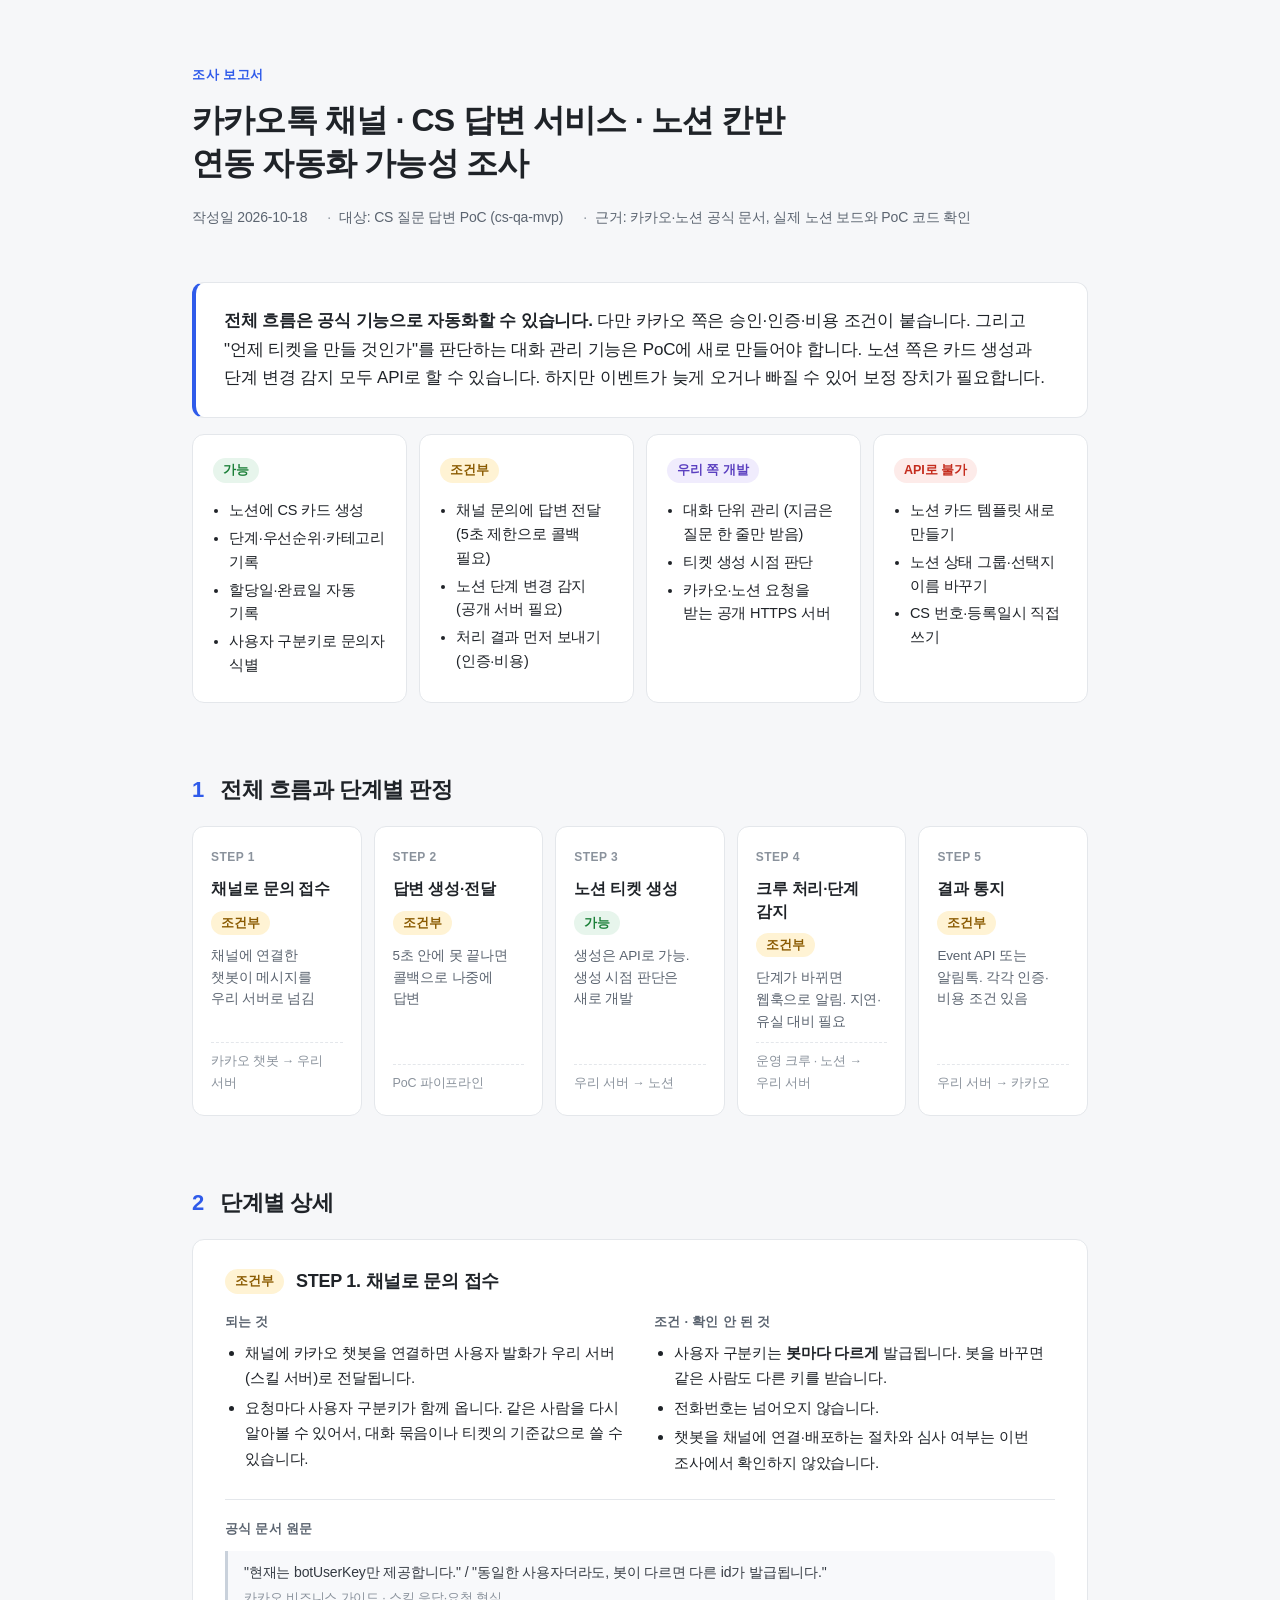
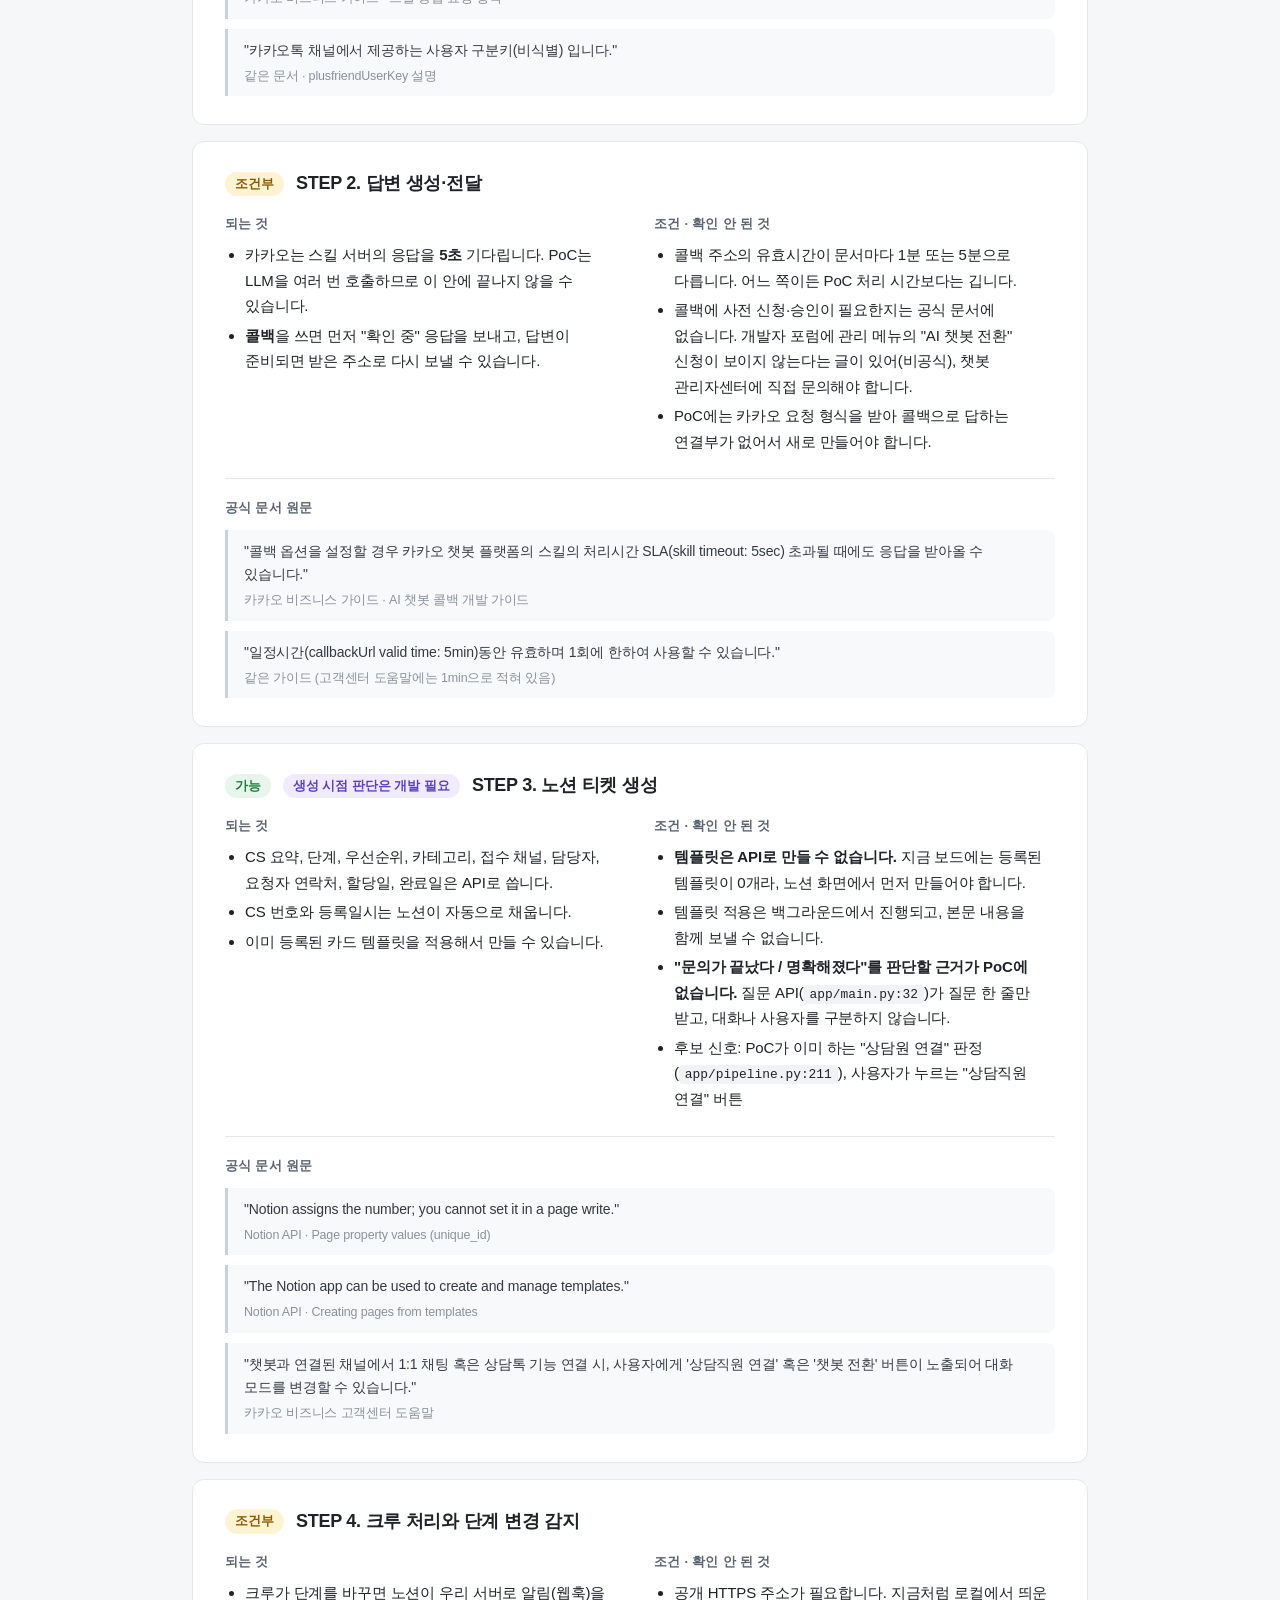
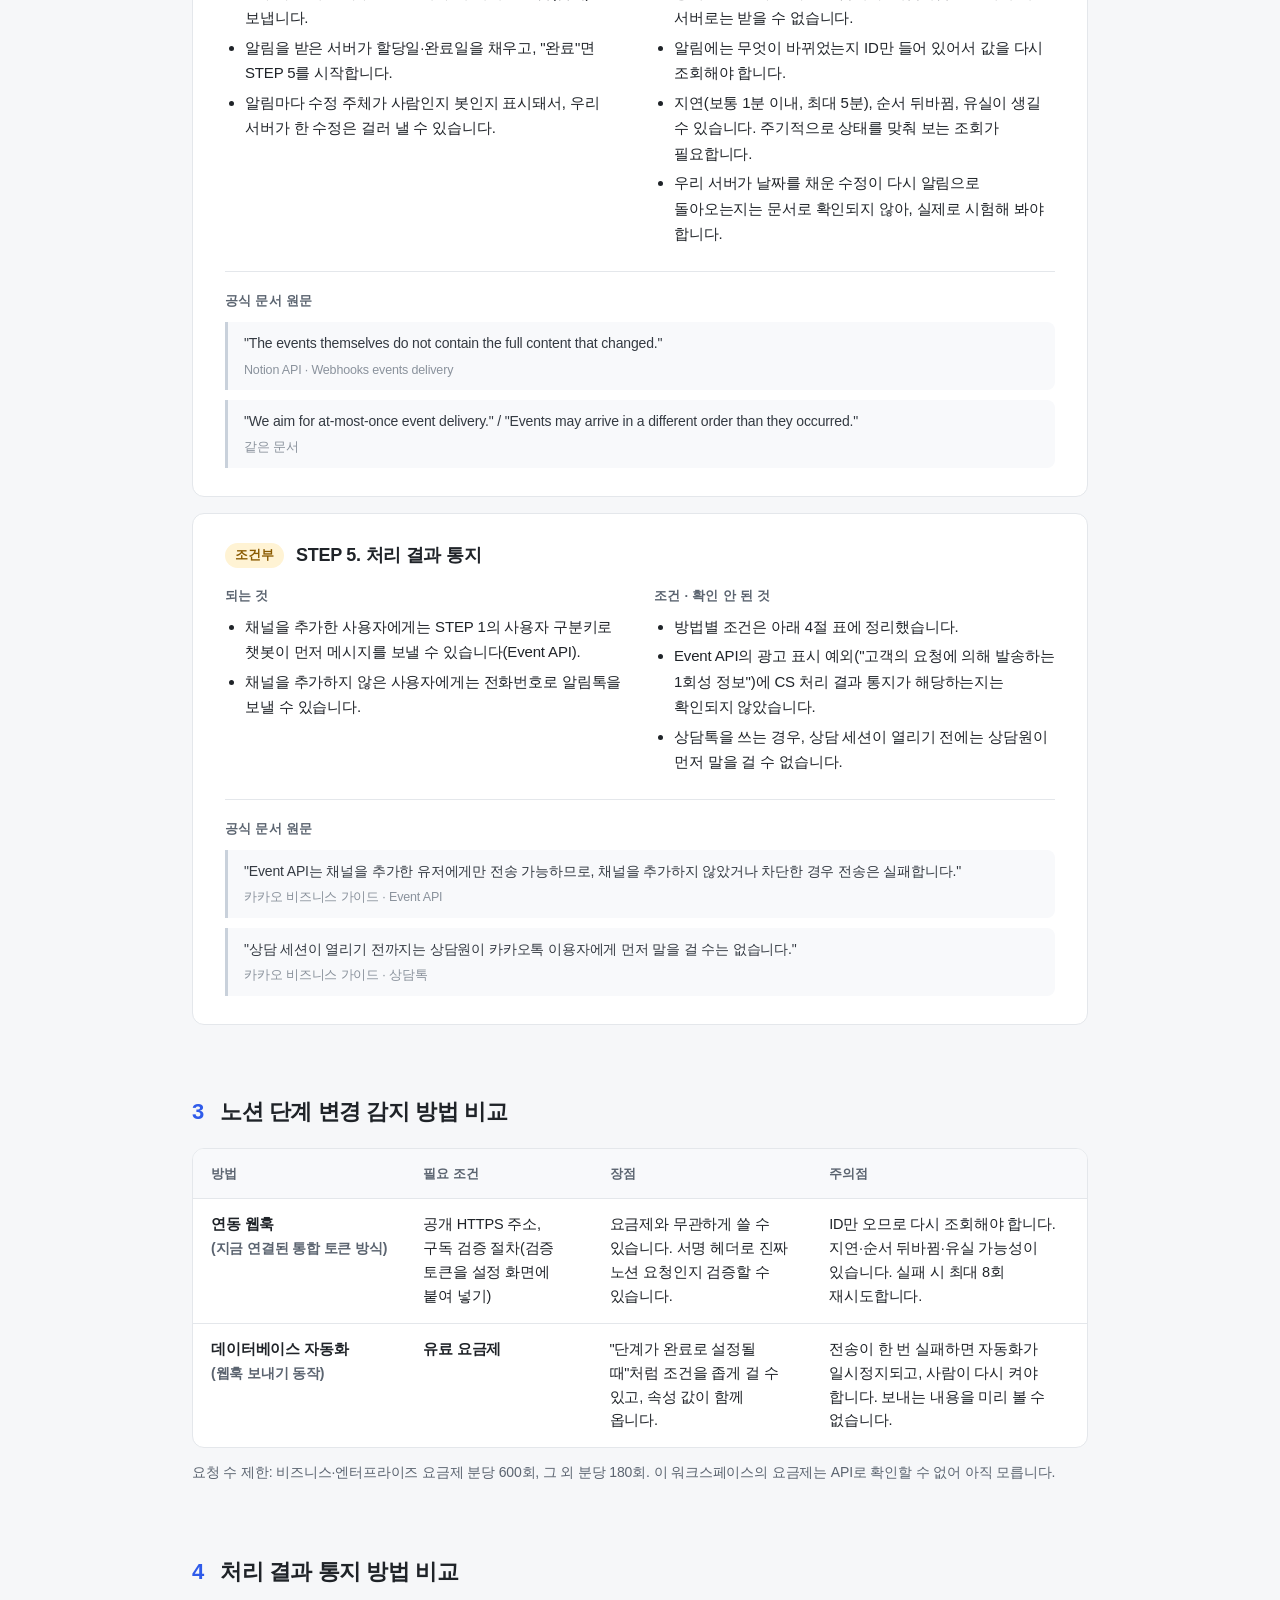
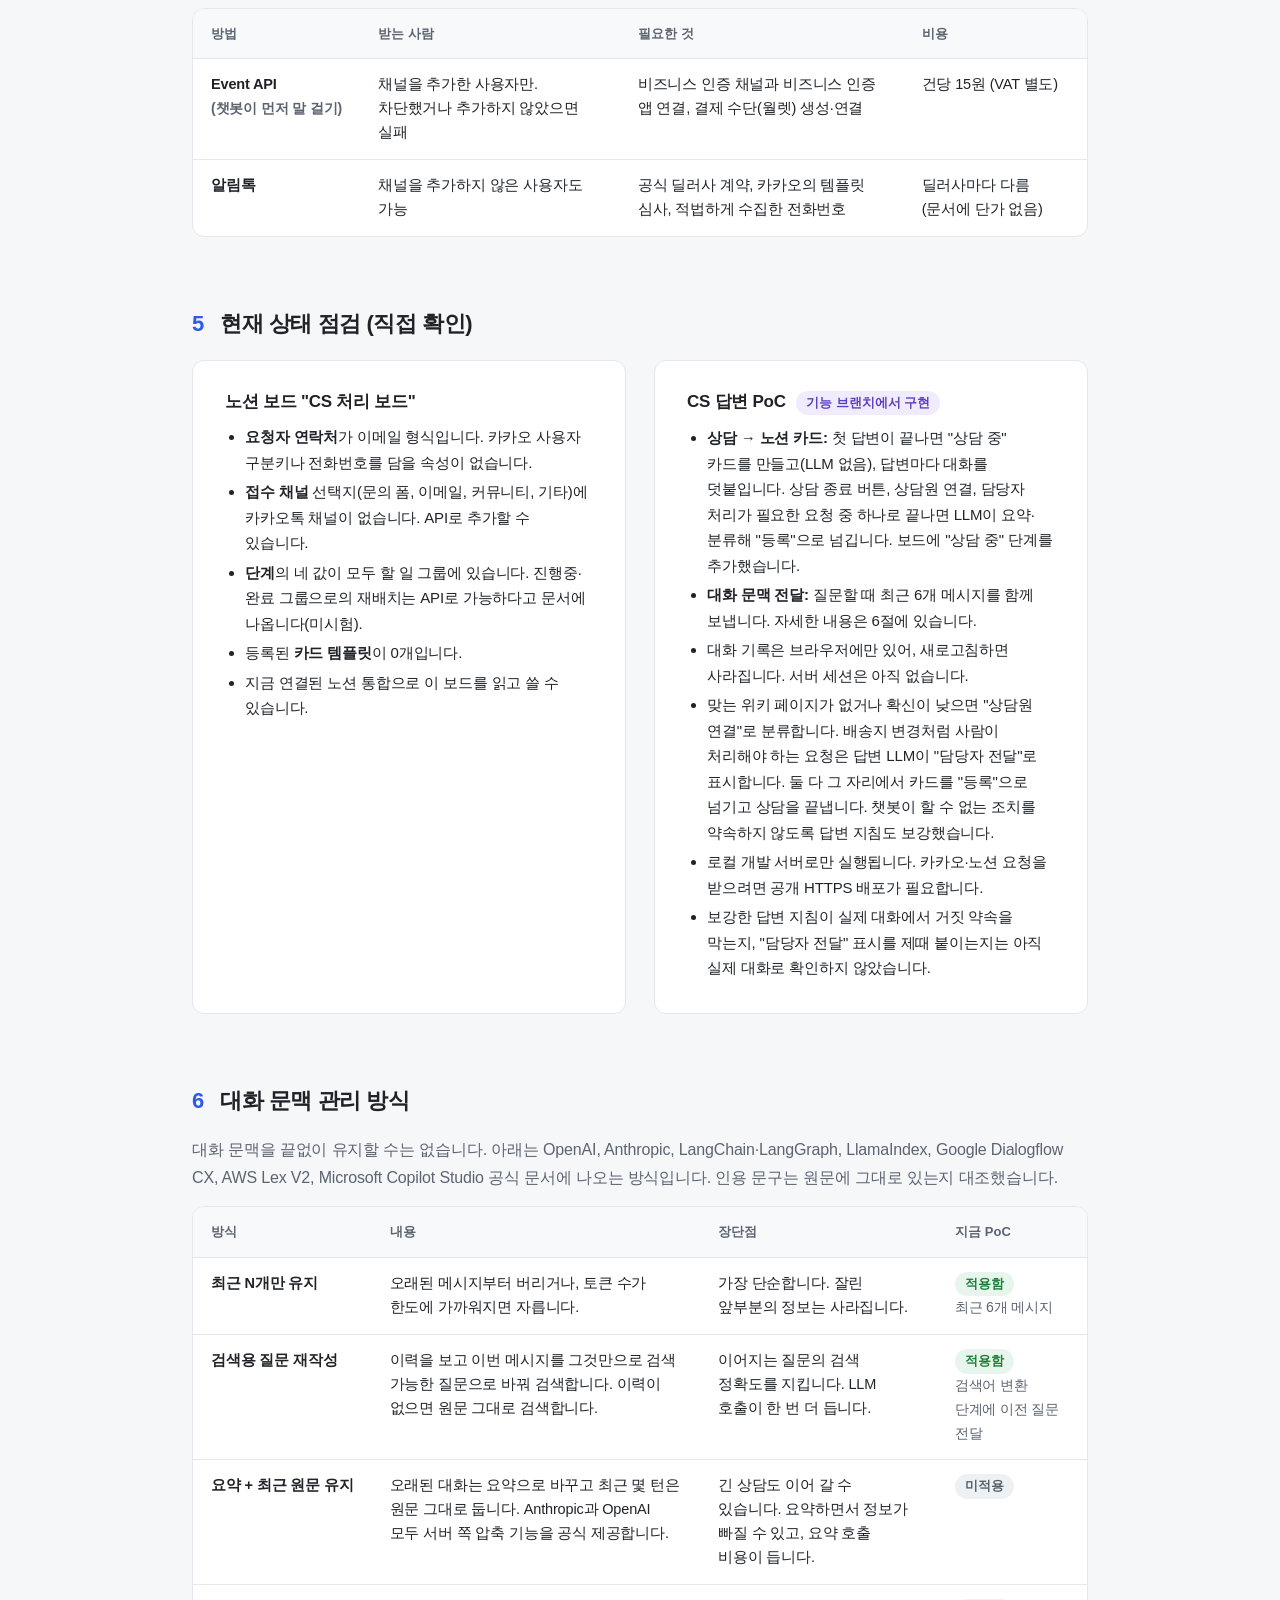
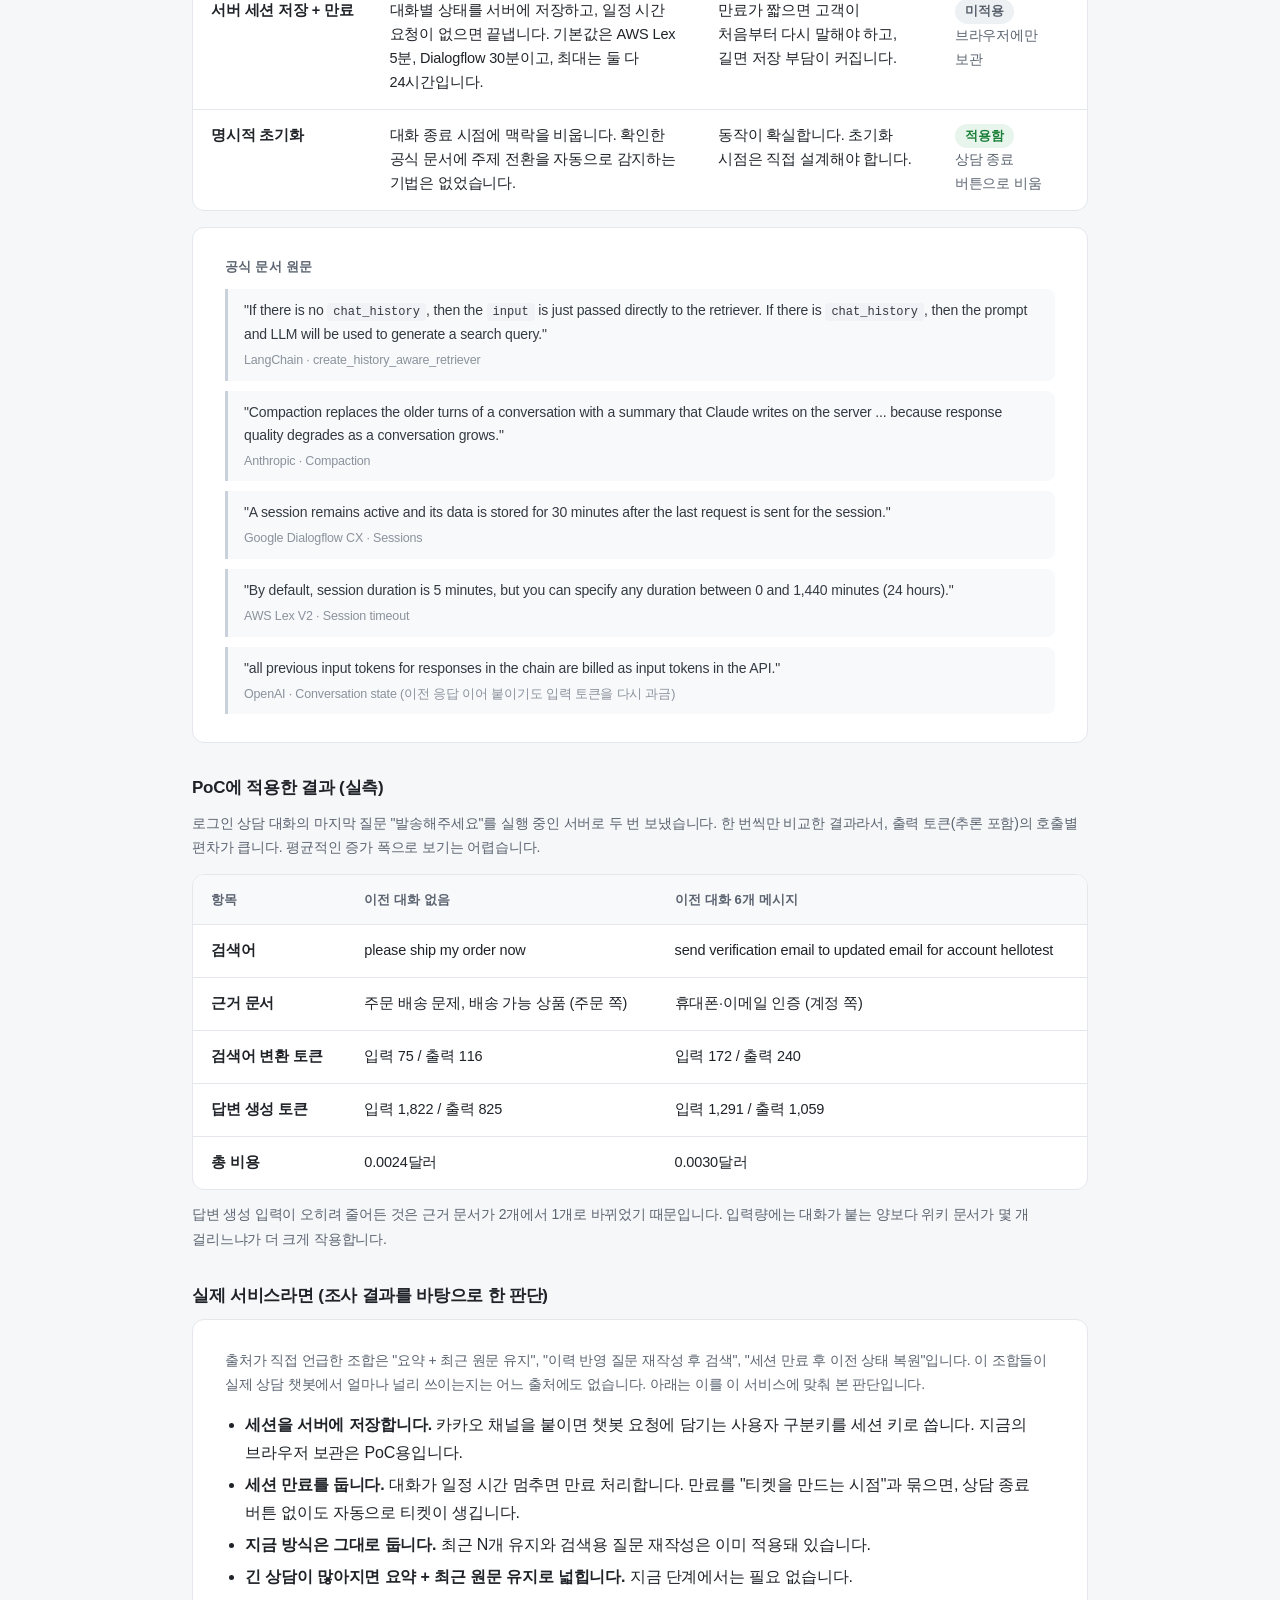
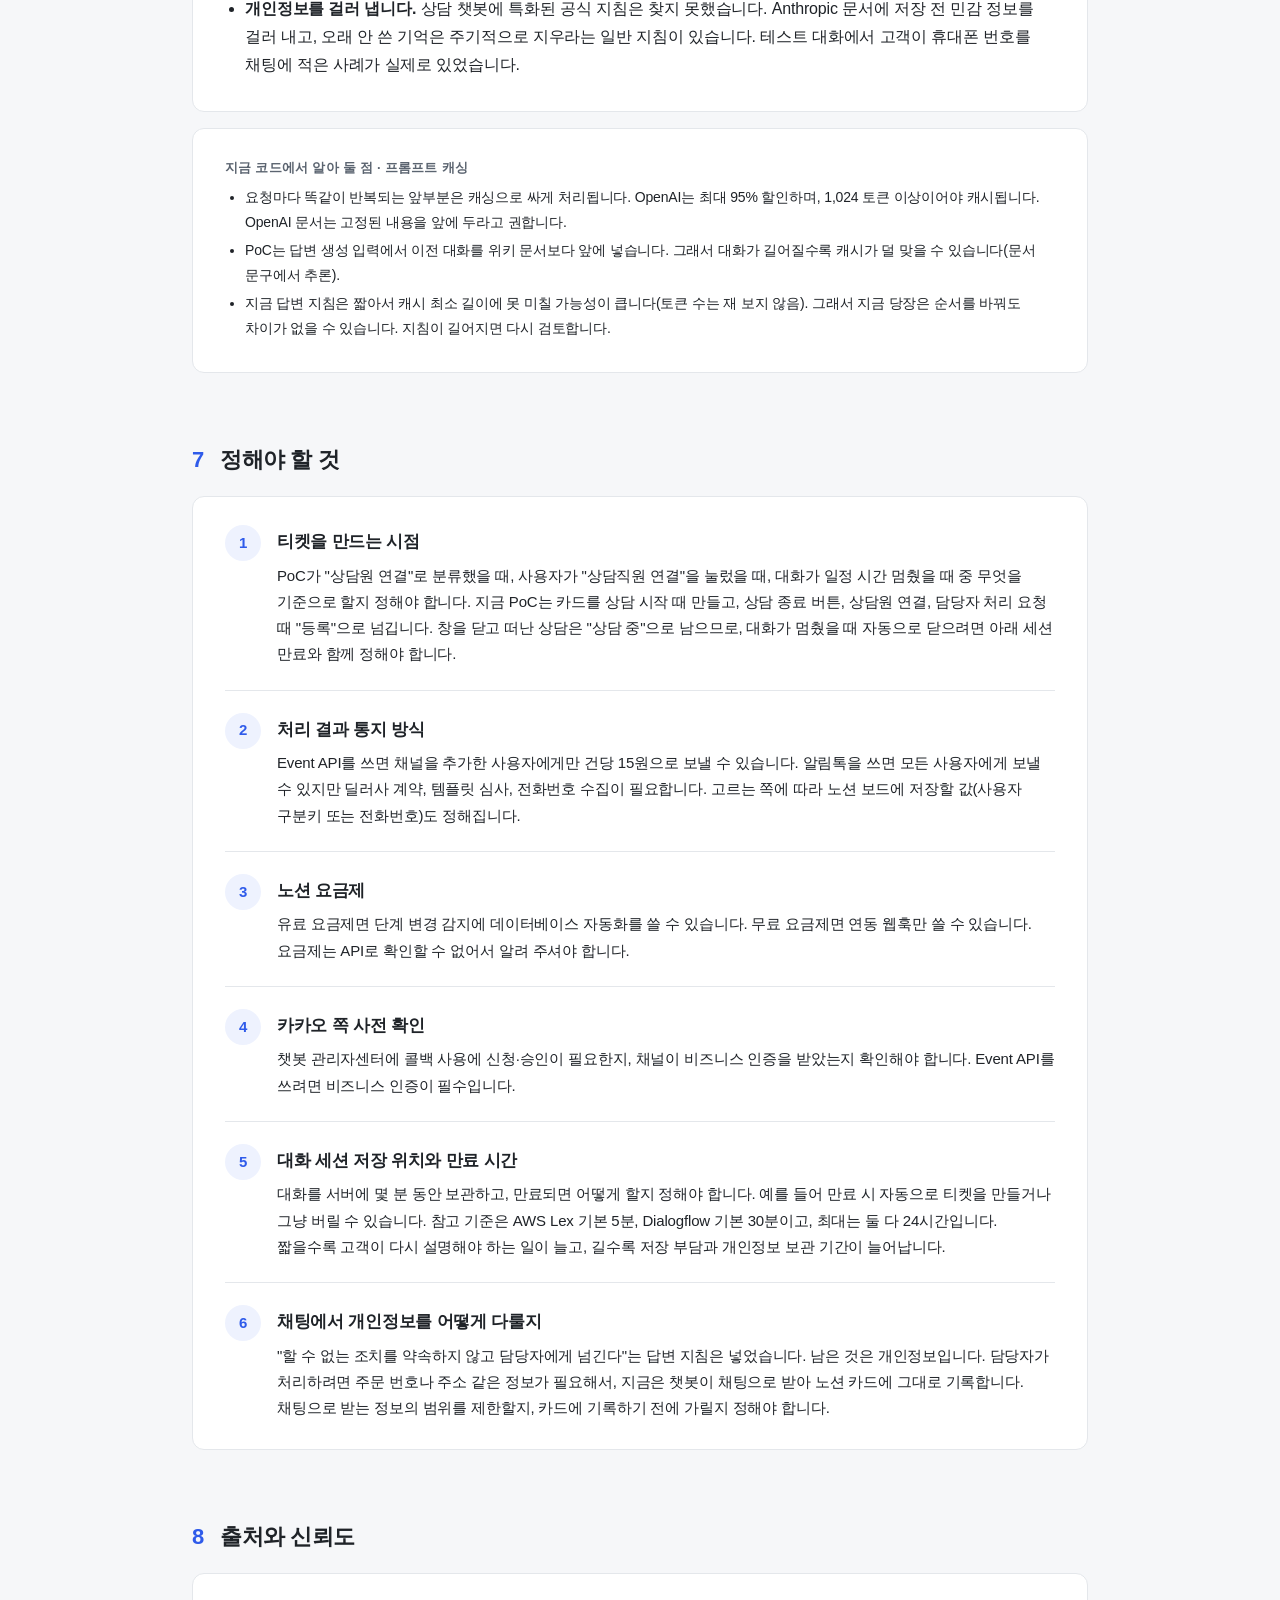
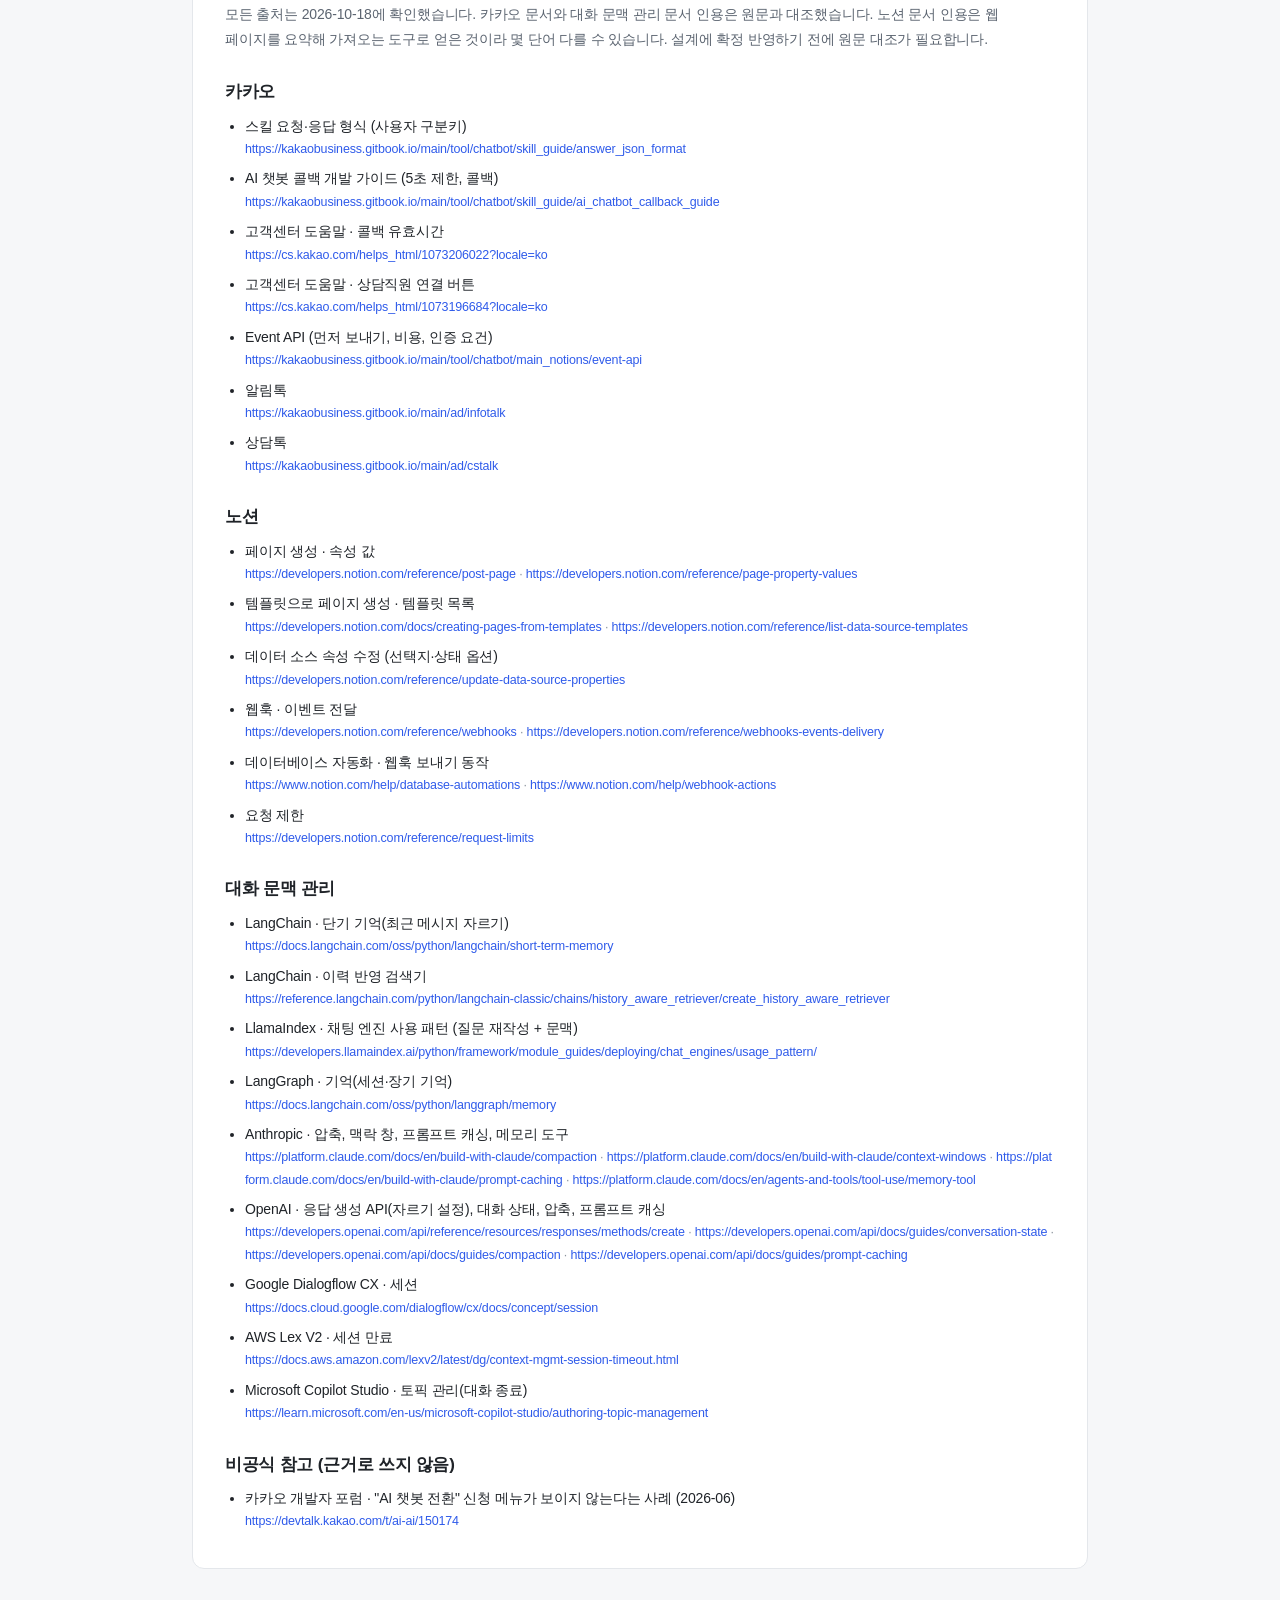
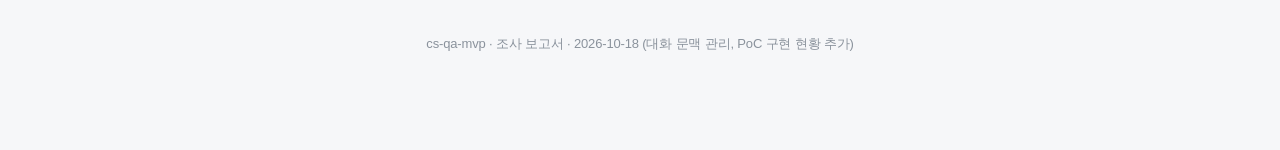
<file: docs/cs-automation-report.html>
<!doctype html>
<html lang="ko">
<head>
<meta charset="utf-8">
<meta name="viewport" content="width=device-width, initial-scale=1">
<title>카카오톡 채널 · CS 답변 서비스 · 노션 칸반 연동 조사 보고서</title>
<style>
  :root {
    --text: #1f2328;
    --muted: #5b6470;
    --faint: #8a929c;
    --line: #e4e7eb;
    --bg: #f6f7f9;
    --card: #ffffff;
    --accent: #2f5bea;
    --accent-soft: #eef2fe;
    --ok: #1a7f37;      --ok-bg: #e7f5ec;
    --cond: #8a5a00;    --cond-bg: #fff3d4;
    --no: #c42b1c;      --no-bg: #fdebe9;
    --dev: #5a3fc0;     --dev-bg: #f0ecfd;
    --unk: #57606a;     --unk-bg: #eef1f4;
    --radius: 12px;
  }
  * { box-sizing: border-box; }
  html { -webkit-text-size-adjust: 100%; }
  body {
    margin: 0;
    background: var(--bg);
    color: var(--text);
    font-family: "Pretendard", -apple-system, BlinkMacSystemFont, "Apple SD Gothic Neo", "Noto Sans KR", "Malgun Gothic", sans-serif;
    font-size: 16px;
    line-height: 1.75;
    letter-spacing: -0.01em;
    word-break: keep-all;
    overflow-wrap: break-word;
  }
  .page { max-width: 960px; margin: 0 auto; padding: 64px 32px 96px; }

  /* 머리말 */
  header { margin-bottom: 48px; }
  .eyebrow { font-size: 13px; font-weight: 600; letter-spacing: 0.04em; color: var(--accent); margin: 0 0 12px; }
  h1 { font-size: 32px; line-height: 1.35; letter-spacing: -0.025em; margin: 0 0 16px; }
  .meta { display: flex; flex-wrap: wrap; gap: 8px 20px; font-size: 14px; color: var(--muted); margin: 0; padding: 0; list-style: none; }
  .meta li::before { content: "·"; margin-right: 8px; color: var(--faint); }
  .meta li:first-child::before { content: none; }

  /* 제목 계층 */
  h2 { font-size: 22px; line-height: 1.4; letter-spacing: -0.02em; margin: 64px 0 20px; padding-top: 8px; }
  h2 .num { display: inline-block; min-width: 28px; color: var(--accent); }
  h3 { font-size: 17px; line-height: 1.5; letter-spacing: -0.015em; margin: 28px 0 10px; }
  h3:first-child { margin-top: 0; }
  p { margin: 0 0 14px; }
  p:last-child { margin-bottom: 0; }
  ul { margin: 0 0 14px; padding-left: 20px; }
  ul:last-child { margin-bottom: 0; }
  li { margin: 4px 0; }
  a { color: var(--accent); text-decoration: none; }
  a:hover { text-decoration: underline; }
  code { font-family: "SF Mono", Menlo, Consolas, monospace; font-size: 0.86em; background: #f0f2f5; padding: 2px 6px; border-radius: 4px; letter-spacing: 0; }
  .muted { color: var(--muted); }
  .small { font-size: 14px; }

  /* 카드 */
  .card { background: var(--card); border: 1px solid var(--line); border-radius: var(--radius); padding: 28px 32px; }
  .card + .card { margin-top: 16px; }
  .grid2 > .card + .card { margin-top: 0; }

  /* 결론 박스 */
  .conclusion { background: var(--card); border: 1px solid var(--line); border-left: 4px solid var(--accent); border-radius: var(--radius); padding: 24px 28px; font-size: 17px; line-height: 1.7; }
  .conclusion strong { color: var(--text); }

  /* 요약 4칸 */
  .summary { display: grid; grid-template-columns: repeat(4, 1fr); gap: 12px; margin-top: 16px; }
  .sum { background: var(--card); border: 1px solid var(--line); border-radius: var(--radius); padding: 20px; }
  .sum .badge { margin-bottom: 12px; }
  .sum ul { padding-left: 16px; font-size: 14.5px; line-height: 1.65; }

  /* 판정 배지 */
  .badge { display: inline-block; font-size: 12.5px; font-weight: 700; line-height: 1; padding: 6px 10px; border-radius: 999px; letter-spacing: 0; white-space: nowrap; }
  .ok { color: var(--ok); background: var(--ok-bg); }
  .cond { color: var(--cond); background: var(--cond-bg); }
  .no { color: var(--no); background: var(--no-bg); }
  .dev { color: var(--dev); background: var(--dev-bg); }
  .unk { color: var(--unk); background: var(--unk-bg); }

  /* 흐름도 */
  .flow { display: grid; grid-template-columns: repeat(5, 1fr); gap: 12px; counter-reset: step; }
  .step { position: relative; background: var(--card); border: 1px solid var(--line); border-radius: var(--radius); padding: 20px 18px; display: flex; flex-direction: column; gap: 10px; }
  .step .no-label { font-size: 12px; font-weight: 700; color: var(--faint); letter-spacing: 0.04em; }
  .step .title { font-size: 15.5px; font-weight: 700; line-height: 1.45; }
  .step .desc { font-size: 13.5px; line-height: 1.6; color: var(--muted); }
  .step .who { font-size: 12.5px; color: var(--faint); margin-top: auto; padding-top: 8px; border-top: 1px dashed var(--line); }

  /* 단계 상세 */
  .detail-head { display: flex; align-items: center; gap: 12px; flex-wrap: wrap; margin-bottom: 16px; }
  .detail-head h3 { margin: 0; font-size: 18px; }
  .grid2 { display: grid; grid-template-columns: 1fr 1fr; gap: 20px 28px; }
  .block-label { font-size: 13px; font-weight: 700; color: var(--muted); letter-spacing: 0.02em; margin: 0 0 6px; }
  .grid2 ul { font-size: 15px; line-height: 1.7; }

  /* 원문 인용 */
  .quotes { margin-top: 20px; padding-top: 18px; border-top: 1px solid var(--line); }
  blockquote { margin: 10px 0 0; padding: 10px 16px; background: #f8f9fb; border-left: 3px solid #c9d1db; border-radius: 0 8px 8px 0; font-size: 14px; line-height: 1.65; color: #343a42; }
  blockquote cite { display: block; margin-top: 4px; font-style: normal; font-size: 12.5px; color: var(--faint); }

  /* 표 */
  .table-wrap { overflow-x: auto; background: var(--card); border: 1px solid var(--line); border-radius: var(--radius); }
  table { width: 100%; border-collapse: collapse; font-size: 14.5px; line-height: 1.65; }
  th, td { text-align: left; vertical-align: top; padding: 14px 18px; border-bottom: 1px solid var(--line); }
  th { background: #f8f9fb; font-size: 13px; font-weight: 700; color: var(--muted); letter-spacing: 0.01em; white-space: nowrap; }
  tr:last-child td { border-bottom: 0; }
  td:first-child { font-weight: 600; white-space: nowrap; }

  /* 결정 사항 */
  .decision { display: grid; grid-template-columns: 36px 1fr; gap: 0 16px; padding: 22px 0; border-bottom: 1px solid var(--line); }
  .decision:first-child { padding-top: 0; }
  .decision:last-child { border-bottom: 0; padding-bottom: 0; }
  .decision .n { width: 36px; height: 36px; border-radius: 50%; background: var(--accent-soft); color: var(--accent); font-weight: 700; display: flex; align-items: center; justify-content: center; font-size: 15px; }
  .decision h3 { margin: 4px 0 8px; }
  .decision p, .decision ul { font-size: 15px; }

  /* 출처 */
  .sources li { font-size: 14px; line-height: 1.6; margin: 8px 0; }
  .sources .url { color: var(--faint); font-size: 12.5px; word-break: break-all; }

  footer { margin-top: 64px; font-size: 13px; color: var(--faint); text-align: center; }

  @media (max-width: 860px) {
    .flow { grid-template-columns: 1fr; }
    .summary { grid-template-columns: 1fr 1fr; }
    .grid2 { grid-template-columns: 1fr; }
  }
  @media (max-width: 560px) {
    .page { padding: 40px 18px 72px; }
    h1 { font-size: 26px; }
    .card { padding: 22px 20px; }
    .summary { grid-template-columns: 1fr; }
  }
  @media print {
    body { background: #fff; font-size: 13px; }
    .page { padding: 0; max-width: none; }
    .card, .sum, .step, .table-wrap, .conclusion { break-inside: avoid; }
    h2 { margin-top: 36px; }
  }
</style>
</head>
<body>
<main class="page">

<header>
  <p class="eyebrow">조사 보고서</p>
  <h1>카카오톡 채널 · CS 답변 서비스 · 노션 칸반<br>연동 자동화 가능성 조사</h1>
  <ul class="meta">
    <li>작성일 2026-10-18</li>
    <li>대상: CS 질문 답변 PoC (cs-qa-mvp)</li>
    <li>근거: 카카오·노션 공식 문서, 실제 노션 보드와 PoC 코드 확인</li>
  </ul>
</header>

<!-- 결론 -->
<section>
  <div class="conclusion">
    <strong>전체 흐름은 공식 기능으로 자동화할 수 있습니다.</strong> 다만 카카오 쪽은 승인·인증·비용 조건이 붙습니다. 그리고 "언제 티켓을 만들 것인가"를 판단하는 대화 관리 기능은 PoC에 새로 만들어야 합니다.
    노션 쪽은 카드 생성과 단계 변경 감지 모두 API로 할 수 있습니다. 하지만 이벤트가 늦게 오거나 빠질 수 있어 보정 장치가 필요합니다.
  </div>

  <div class="summary">
    <div class="sum">
      <span class="badge ok">가능</span>
      <ul>
        <li>노션에 CS 카드 생성</li>
        <li>단계·우선순위·카테고리 기록</li>
        <li>할당일·완료일 자동 기록</li>
        <li>사용자 구분키로 문의자 식별</li>
      </ul>
    </div>
    <div class="sum">
      <span class="badge cond">조건부</span>
      <ul>
        <li>채널 문의에 답변 전달 (5초 제한으로 콜백 필요)</li>
        <li>노션 단계 변경 감지 (공개 서버 필요)</li>
        <li>처리 결과 먼저 보내기 (인증·비용)</li>
      </ul>
    </div>
    <div class="sum">
      <span class="badge dev">우리 쪽 개발</span>
      <ul>
        <li>대화 단위 관리 (지금은 질문 한 줄만 받음)</li>
        <li>티켓 생성 시점 판단</li>
        <li>카카오·노션 요청을 받는 공개 HTTPS 서버</li>
      </ul>
    </div>
    <div class="sum">
      <span class="badge no">API로 불가</span>
      <ul>
        <li>노션 카드 템플릿 새로 만들기</li>
        <li>노션 상태 그룹·선택지 이름 바꾸기</li>
        <li>CS 번호·등록일시 직접 쓰기</li>
      </ul>
    </div>
  </div>
</section>

<!-- 전체 흐름 -->
<section>
  <h2><span class="num">1</span>전체 흐름과 단계별 판정</h2>
  <div class="flow">
    <div class="step">
      <span class="no-label">STEP 1</span>
      <span class="title">채널로 문의 접수</span>
      <span class="badge cond" style="align-self:flex-start">조건부</span>
      <span class="desc">채널에 연결한 챗봇이 메시지를 우리 서버로 넘김</span>
      <span class="who">카카오 챗봇 → 우리 서버</span>
    </div>
    <div class="step">
      <span class="no-label">STEP 2</span>
      <span class="title">답변 생성·전달</span>
      <span class="badge cond" style="align-self:flex-start">조건부</span>
      <span class="desc">5초 안에 못 끝나면 콜백으로 나중에 답변</span>
      <span class="who">PoC 파이프라인</span>
    </div>
    <div class="step">
      <span class="no-label">STEP 3</span>
      <span class="title">노션 티켓 생성</span>
      <span class="badge ok" style="align-self:flex-start">가능</span>
      <span class="desc">생성은 API로 가능. 생성 시점 판단은 새로 개발</span>
      <span class="who">우리 서버 → 노션</span>
    </div>
    <div class="step">
      <span class="no-label">STEP 4</span>
      <span class="title">크루 처리·단계 감지</span>
      <span class="badge cond" style="align-self:flex-start">조건부</span>
      <span class="desc">단계가 바뀌면 웹훅으로 알림. 지연·유실 대비 필요</span>
      <span class="who">운영 크루 · 노션 → 우리 서버</span>
    </div>
    <div class="step">
      <span class="no-label">STEP 5</span>
      <span class="title">결과 통지</span>
      <span class="badge cond" style="align-self:flex-start">조건부</span>
      <span class="desc">Event API 또는 알림톡. 각각 인증·비용 조건 있음</span>
      <span class="who">우리 서버 → 카카오</span>
    </div>
  </div>
</section>

<!-- 단계별 상세 -->
<section>
  <h2><span class="num">2</span>단계별 상세</h2>

  <div class="card">
    <div class="detail-head"><span class="badge cond">조건부</span><h3>STEP 1. 채널로 문의 접수</h3></div>
    <div class="grid2">
      <div>
        <p class="block-label">되는 것</p>
        <ul>
          <li>채널에 카카오 챗봇을 연결하면 사용자 발화가 우리 서버(스킬 서버)로 전달됩니다.</li>
          <li>요청마다 사용자 구분키가 함께 옵니다. 같은 사람을 다시 알아볼 수 있어서, 대화 묶음이나 티켓의 기준값으로 쓸 수 있습니다.</li>
        </ul>
      </div>
      <div>
        <p class="block-label">조건 · 확인 안 된 것</p>
        <ul>
          <li>사용자 구분키는 <strong>봇마다 다르게</strong> 발급됩니다. 봇을 바꾸면 같은 사람도 다른 키를 받습니다.</li>
          <li>전화번호는 넘어오지 않습니다.</li>
          <li>챗봇을 채널에 연결·배포하는 절차와 심사 여부는 이번 조사에서 확인하지 않았습니다.</li>
        </ul>
      </div>
    </div>
    <div class="quotes">
      <p class="block-label">공식 문서 원문</p>
      <blockquote>"현재는 botUserKey만 제공합니다." / "동일한 사용자더라도, 봇이 다르면 다른 id가 발급됩니다."<cite>카카오 비즈니스 가이드 · 스킬 응답·요청 형식</cite></blockquote>
      <blockquote>"카카오톡 채널에서 제공하는 사용자 구분키(비식별) 입니다."<cite>같은 문서 · plusfriendUserKey 설명</cite></blockquote>
    </div>
  </div>

  <div class="card">
    <div class="detail-head"><span class="badge cond">조건부</span><h3>STEP 2. 답변 생성·전달</h3></div>
    <div class="grid2">
      <div>
        <p class="block-label">되는 것</p>
        <ul>
          <li>카카오는 스킬 서버의 응답을 <strong>5초</strong> 기다립니다. PoC는 LLM을 여러 번 호출하므로 이 안에 끝나지 않을 수 있습니다.</li>
          <li><strong>콜백</strong>을 쓰면 먼저 "확인 중" 응답을 보내고, 답변이 준비되면 받은 주소로 다시 보낼 수 있습니다.</li>
        </ul>
      </div>
      <div>
        <p class="block-label">조건 · 확인 안 된 것</p>
        <ul>
          <li>콜백 주소의 유효시간이 문서마다 1분 또는 5분으로 다릅니다. 어느 쪽이든 PoC 처리 시간보다는 깁니다.</li>
          <li>콜백에 사전 신청·승인이 필요한지는 공식 문서에 없습니다. 개발자 포럼에 관리 메뉴의 "AI 챗봇 전환" 신청이 보이지 않는다는 글이 있어(비공식), 챗봇 관리자센터에 직접 문의해야 합니다.</li>
          <li>PoC에는 카카오 요청 형식을 받아 콜백으로 답하는 연결부가 없어서 새로 만들어야 합니다.</li>
        </ul>
      </div>
    </div>
    <div class="quotes">
      <p class="block-label">공식 문서 원문</p>
      <blockquote>"콜백 옵션을 설정할 경우 카카오 챗봇 플랫폼의 스킬의 처리시간 SLA(skill timeout: 5sec) 초과될 때에도 응답을 받아올 수 있습니다."<cite>카카오 비즈니스 가이드 · AI 챗봇 콜백 개발 가이드</cite></blockquote>
      <blockquote>"일정시간(callbackUrl valid time: 5min)동안 유효하며 1회에 한하여 사용할 수 있습니다."<cite>같은 가이드 (고객센터 도움말에는 1min으로 적혀 있음)</cite></blockquote>
    </div>
  </div>

  <div class="card">
    <div class="detail-head"><span class="badge ok">가능</span><span class="badge dev">생성 시점 판단은 개발 필요</span><h3>STEP 3. 노션 티켓 생성</h3></div>
    <div class="grid2">
      <div>
        <p class="block-label">되는 것</p>
        <ul>
          <li>CS 요약, 단계, 우선순위, 카테고리, 접수 채널, 담당자, 요청자 연락처, 할당일, 완료일은 API로 씁니다.</li>
          <li>CS 번호와 등록일시는 노션이 자동으로 채웁니다.</li>
          <li>이미 등록된 카드 템플릿을 적용해서 만들 수 있습니다.</li>
        </ul>
      </div>
      <div>
        <p class="block-label">조건 · 확인 안 된 것</p>
        <ul>
          <li><strong>템플릿은 API로 만들 수 없습니다.</strong> 지금 보드에는 등록된 템플릿이 0개라, 노션 화면에서 먼저 만들어야 합니다.</li>
          <li>템플릿 적용은 백그라운드에서 진행되고, 본문 내용을 함께 보낼 수 없습니다.</li>
          <li><strong>"문의가 끝났다 / 명확해졌다"를 판단할 근거가 PoC에 없습니다.</strong> 질문 API(<code>app/main.py:32</code>)가 질문 한 줄만 받고, 대화나 사용자를 구분하지 않습니다.</li>
          <li>후보 신호: PoC가 이미 하는 "상담원 연결" 판정(<code>app/pipeline.py:211</code>), 사용자가 누르는 "상담직원 연결" 버튼</li>
        </ul>
      </div>
    </div>
    <div class="quotes">
      <p class="block-label">공식 문서 원문</p>
      <blockquote>"Notion assigns the number; you cannot set it in a page write."<cite>Notion API · Page property values (unique_id)</cite></blockquote>
      <blockquote>"The Notion app can be used to create and manage templates."<cite>Notion API · Creating pages from templates</cite></blockquote>
      <blockquote>"챗봇과 연결된 채널에서 1:1 채팅 혹은 상담톡 기능 연결 시, 사용자에게 '상담직원 연결' 혹은 '챗봇 전환' 버튼이 노출되어 대화 모드를 변경할 수 있습니다."<cite>카카오 비즈니스 고객센터 도움말</cite></blockquote>
    </div>
  </div>

  <div class="card">
    <div class="detail-head"><span class="badge cond">조건부</span><h3>STEP 4. 크루 처리와 단계 변경 감지</h3></div>
    <div class="grid2">
      <div>
        <p class="block-label">되는 것</p>
        <ul>
          <li>크루가 단계를 바꾸면 노션이 우리 서버로 알림(웹훅)을 보냅니다.</li>
          <li>알림을 받은 서버가 할당일·완료일을 채우고, "완료"면 STEP 5를 시작합니다.</li>
          <li>알림마다 수정 주체가 사람인지 봇인지 표시돼서, 우리 서버가 한 수정은 걸러 낼 수 있습니다.</li>
        </ul>
      </div>
      <div>
        <p class="block-label">조건 · 확인 안 된 것</p>
        <ul>
          <li>공개 HTTPS 주소가 필요합니다. 지금처럼 로컬에서 띄운 서버로는 받을 수 없습니다.</li>
          <li>알림에는 무엇이 바뀌었는지 ID만 들어 있어서 값을 다시 조회해야 합니다.</li>
          <li>지연(보통 1분 이내, 최대 5분), 순서 뒤바뀜, 유실이 생길 수 있습니다. 주기적으로 상태를 맞춰 보는 조회가 필요합니다.</li>
          <li>우리 서버가 날짜를 채운 수정이 다시 알림으로 돌아오는지는 문서로 확인되지 않아, 실제로 시험해 봐야 합니다.</li>
        </ul>
      </div>
    </div>
    <div class="quotes">
      <p class="block-label">공식 문서 원문</p>
      <blockquote>"The events themselves do not contain the full content that changed."<cite>Notion API · Webhooks events delivery</cite></blockquote>
      <blockquote>"We aim for at-most-once event delivery." / "Events may arrive in a different order than they occurred."<cite>같은 문서</cite></blockquote>
    </div>
  </div>

  <div class="card">
    <div class="detail-head"><span class="badge cond">조건부</span><h3>STEP 5. 처리 결과 통지</h3></div>
    <div class="grid2">
      <div>
        <p class="block-label">되는 것</p>
        <ul>
          <li>채널을 추가한 사용자에게는 STEP 1의 사용자 구분키로 챗봇이 먼저 메시지를 보낼 수 있습니다(Event API).</li>
          <li>채널을 추가하지 않은 사용자에게는 전화번호로 알림톡을 보낼 수 있습니다.</li>
        </ul>
      </div>
      <div>
        <p class="block-label">조건 · 확인 안 된 것</p>
        <ul>
          <li>방법별 조건은 아래 4절 표에 정리했습니다.</li>
          <li>Event API의 광고 표시 예외("고객의 요청에 의해 발송하는 1회성 정보")에 CS 처리 결과 통지가 해당하는지는 확인되지 않았습니다.</li>
          <li>상담톡을 쓰는 경우, 상담 세션이 열리기 전에는 상담원이 먼저 말을 걸 수 없습니다.</li>
        </ul>
      </div>
    </div>
    <div class="quotes">
      <p class="block-label">공식 문서 원문</p>
      <blockquote>"Event API는 채널을 추가한 유저에게만 전송 가능하므로, 채널을 추가하지 않았거나 차단한 경우 전송은 실패합니다."<cite>카카오 비즈니스 가이드 · Event API</cite></blockquote>
      <blockquote>"상담 세션이 열리기 전까지는 상담원이 카카오톡 이용자에게 먼저 말을 걸 수는 없습니다."<cite>카카오 비즈니스 가이드 · 상담톡</cite></blockquote>
    </div>
  </div>
</section>

<!-- 노션 감지 방법 비교 -->
<section>
  <h2><span class="num">3</span>노션 단계 변경 감지 방법 비교</h2>
  <div class="table-wrap">
    <table>
      <thead>
        <tr><th>방법</th><th>필요 조건</th><th>장점</th><th>주의점</th></tr>
      </thead>
      <tbody>
        <tr>
          <td>연동 웹훅<br><span class="muted small">(지금 연결된 통합 토큰 방식)</span></td>
          <td>공개 HTTPS 주소, 구독 검증 절차(검증 토큰을 설정 화면에 붙여 넣기)</td>
          <td>요금제와 무관하게 쓸 수 있습니다. 서명 헤더로 진짜 노션 요청인지 검증할 수 있습니다.</td>
          <td>ID만 오므로 다시 조회해야 합니다. 지연·순서 뒤바뀜·유실 가능성이 있습니다. 실패 시 최대 8회 재시도합니다.</td>
        </tr>
        <tr>
          <td>데이터베이스 자동화<br><span class="muted small">(웹훅 보내기 동작)</span></td>
          <td><strong>유료 요금제</strong></td>
          <td>"단계가 완료로 설정될 때"처럼 조건을 좁게 걸 수 있고, 속성 값이 함께 옵니다.</td>
          <td>전송이 한 번 실패하면 자동화가 일시정지되고, 사람이 다시 켜야 합니다. 보내는 내용을 미리 볼 수 없습니다.</td>
        </tr>
      </tbody>
    </table>
  </div>
  <p class="muted small" style="margin-top:12px">요청 수 제한: 비즈니스·엔터프라이즈 요금제 분당 600회, 그 외 분당 180회. 이 워크스페이스의 요금제는 API로 확인할 수 없어 아직 모릅니다.</p>
</section>

<!-- 결과 통지 비교 -->
<section>
  <h2><span class="num">4</span>처리 결과 통지 방법 비교</h2>
  <div class="table-wrap">
    <table>
      <thead>
        <tr><th>방법</th><th>받는 사람</th><th>필요한 것</th><th>비용</th></tr>
      </thead>
      <tbody>
        <tr>
          <td>Event API<br><span class="muted small">(챗봇이 먼저 말 걸기)</span></td>
          <td>채널을 추가한 사용자만. 차단했거나 추가하지 않았으면 실패</td>
          <td>비즈니스 인증 채널과 비즈니스 인증 앱 연결, 결제 수단(월렛) 생성·연결</td>
          <td>건당 15원 (VAT 별도)</td>
        </tr>
        <tr>
          <td>알림톡</td>
          <td>채널을 추가하지 않은 사용자도 가능</td>
          <td>공식 딜러사 계약, 카카오의 템플릿 심사, 적법하게 수집한 전화번호</td>
          <td>딜러사마다 다름 (문서에 단가 없음)</td>
        </tr>
      </tbody>
    </table>
  </div>
</section>

<!-- 현재 상태 점검 -->
<section>
  <h2><span class="num">5</span>현재 상태 점검 (직접 확인)</h2>
  <div class="grid2">
    <div class="card">
      <h3>노션 보드 "CS 처리 보드"</h3>
      <ul class="small">
        <li><strong>요청자 연락처</strong>가 이메일 형식입니다. 카카오 사용자 구분키나 전화번호를 담을 속성이 없습니다.</li>
        <li><strong>접수 채널</strong> 선택지(문의 폼, 이메일, 커뮤니티, 기타)에 카카오톡 채널이 없습니다. API로 추가할 수 있습니다.</li>
        <li><strong>단계</strong>의 네 값이 모두 할 일 그룹에 있습니다. 진행중·완료 그룹으로의 재배치는 API로 가능하다고 문서에 나옵니다(미시험).</li>
        <li>등록된 <strong>카드 템플릿</strong>이 0개입니다.</li>
        <li>지금 연결된 노션 통합으로 이 보드를 읽고 쓸 수 있습니다.</li>
      </ul>
    </div>
    <div class="card">
      <h3>CS 답변 PoC <span class="badge dev" style="margin-left:6px">기능 브랜치에서 구현</span></h3>
      <ul class="small">
        <li><strong>상담 → 노션 카드:</strong> 첫 답변이 끝나면 "상담 중" 카드를 만들고(LLM 없음), 답변마다 대화를 덧붙입니다. 상담 종료 버튼, 상담원 연결, 담당자 처리가 필요한 요청 중 하나로 끝나면 LLM이 요약·분류해 "등록"으로 넘깁니다. 보드에 "상담 중" 단계를 추가했습니다.</li>
        <li><strong>대화 문맥 전달:</strong> 질문할 때 최근 6개 메시지를 함께 보냅니다. 자세한 내용은 6절에 있습니다.</li>
        <li>대화 기록은 브라우저에만 있어, 새로고침하면 사라집니다. 서버 세션은 아직 없습니다.</li>
        <li>맞는 위키 페이지가 없거나 확신이 낮으면 "상담원 연결"로 분류합니다. 배송지 변경처럼 사람이 처리해야 하는 요청은 답변 LLM이 "담당자 전달"로 표시합니다. 둘 다 그 자리에서 카드를 "등록"으로 넘기고 상담을 끝냅니다. 챗봇이 할 수 없는 조치를 약속하지 않도록 답변 지침도 보강했습니다.</li>
        <li>로컬 개발 서버로만 실행됩니다. 카카오·노션 요청을 받으려면 공개 HTTPS 배포가 필요합니다.</li>
        <li>보강한 답변 지침이 실제 대화에서 거짓 약속을 막는지, "담당자 전달" 표시를 제때 붙이는지는 아직 실제 대화로 확인하지 않았습니다.</li>
      </ul>
    </div>
  </div>
</section>

<!-- 대화 문맥 관리 -->
<section>
  <h2><span class="num">6</span>대화 문맥 관리 방식</h2>
  <p class="muted">대화 문맥을 끝없이 유지할 수는 없습니다. 아래는 OpenAI, Anthropic, LangChain·LangGraph, LlamaIndex, Google Dialogflow CX, AWS Lex V2, Microsoft Copilot Studio 공식 문서에 나오는 방식입니다. 인용 문구는 원문에 그대로 있는지 대조했습니다.</p>

  <div class="table-wrap">
    <table>
      <thead>
        <tr><th>방식</th><th>내용</th><th>장단점</th><th>지금 PoC</th></tr>
      </thead>
      <tbody>
        <tr>
          <td>최근 N개만 유지</td>
          <td>오래된 메시지부터 버리거나, 토큰 수가 한도에 가까워지면 자릅니다.</td>
          <td>가장 단순합니다. 잘린 앞부분의 정보는 사라집니다.</td>
          <td><span class="badge ok">적용함</span><br><span class="muted small">최근 6개 메시지</span></td>
        </tr>
        <tr>
          <td>검색용 질문 재작성</td>
          <td>이력을 보고 이번 메시지를 그것만으로 검색 가능한 질문으로 바꿔 검색합니다. 이력이 없으면 원문 그대로 검색합니다.</td>
          <td>이어지는 질문의 검색 정확도를 지킵니다. LLM 호출이 한 번 더 듭니다.</td>
          <td><span class="badge ok">적용함</span><br><span class="muted small">검색어 변환 단계에 이전 질문 전달</span></td>
        </tr>
        <tr>
          <td>요약 + 최근 원문 유지</td>
          <td>오래된 대화는 요약으로 바꾸고 최근 몇 턴은 원문 그대로 둡니다. Anthropic과 OpenAI 모두 서버 쪽 압축 기능을 공식 제공합니다.</td>
          <td>긴 상담도 이어 갈 수 있습니다. 요약하면서 정보가 빠질 수 있고, 요약 호출 비용이 듭니다.</td>
          <td><span class="badge unk">미적용</span></td>
        </tr>
        <tr>
          <td>서버 세션 저장 + 만료</td>
          <td>대화별 상태를 서버에 저장하고, 일정 시간 요청이 없으면 끝냅니다. 기본값은 AWS Lex 5분, Dialogflow 30분이고, 최대는 둘 다 24시간입니다.</td>
          <td>만료가 짧으면 고객이 처음부터 다시 말해야 하고, 길면 저장 부담이 커집니다.</td>
          <td><span class="badge unk">미적용</span><br><span class="muted small">브라우저에만 보관</span></td>
        </tr>
        <tr>
          <td>명시적 초기화</td>
          <td>대화 종료 시점에 맥락을 비웁니다. 확인한 공식 문서에 주제 전환을 자동으로 감지하는 기법은 없었습니다.</td>
          <td>동작이 확실합니다. 초기화 시점은 직접 설계해야 합니다.</td>
          <td><span class="badge ok">적용함</span><br><span class="muted small">상담 종료 버튼으로 비움</span></td>
        </tr>
      </tbody>
    </table>
  </div>

  <div class="card" style="margin-top:16px">
    <p class="block-label">공식 문서 원문</p>
    <blockquote>"If there is no <code>chat_history</code>, then the <code>input</code> is just passed directly to the retriever. If there is <code>chat_history</code>, then the prompt and LLM will be used to generate a search query."<cite>LangChain · create_history_aware_retriever</cite></blockquote>
    <blockquote>"Compaction replaces the older turns of a conversation with a summary that Claude writes on the server ... because response quality degrades as a conversation grows."<cite>Anthropic · Compaction</cite></blockquote>
    <blockquote>"A session remains active and its data is stored for 30 minutes after the last request is sent for the session."<cite>Google Dialogflow CX · Sessions</cite></blockquote>
    <blockquote>"By default, session duration is 5 minutes, but you can specify any duration between 0 and 1,440 minutes (24 hours)."<cite>AWS Lex V2 · Session timeout</cite></blockquote>
    <blockquote>"all previous input tokens for responses in the chain are billed as input tokens in the API."<cite>OpenAI · Conversation state (이전 응답 이어 붙이기도 입력 토큰을 다시 과금)</cite></blockquote>
  </div>

  <h3 style="margin-top:32px">PoC에 적용한 결과 (실측)</h3>
  <p class="small muted">로그인 상담 대화의 마지막 질문 "발송해주세요"를 실행 중인 서버로 두 번 보냈습니다. 한 번씩만 비교한 결과라서, 출력 토큰(추론 포함)의 호출별 편차가 큽니다. 평균적인 증가 폭으로 보기는 어렵습니다.</p>
  <div class="table-wrap">
    <table>
      <thead>
        <tr><th>항목</th><th>이전 대화 없음</th><th>이전 대화 6개 메시지</th></tr>
      </thead>
      <tbody>
        <tr><td>검색어</td><td>please ship my order now</td><td>send verification email to updated email for account hellotest</td></tr>
        <tr><td>근거 문서</td><td>주문 배송 문제, 배송 가능 상품 (주문 쪽)</td><td>휴대폰·이메일 인증 (계정 쪽)</td></tr>
        <tr><td>검색어 변환 토큰</td><td>입력 75 / 출력 116</td><td>입력 172 / 출력 240</td></tr>
        <tr><td>답변 생성 토큰</td><td>입력 1,822 / 출력 825</td><td>입력 1,291 / 출력 1,059</td></tr>
        <tr><td>총 비용</td><td>0.0024달러</td><td>0.0030달러</td></tr>
      </tbody>
    </table>
  </div>
  <p class="small muted" style="margin-top:12px">답변 생성 입력이 오히려 줄어든 것은 근거 문서가 2개에서 1개로 바뀌었기 때문입니다. 입력량에는 대화가 붙는 양보다 위키 문서가 몇 개 걸리느냐가 더 크게 작용합니다.</p>

  <h3 style="margin-top:32px">실제 서비스라면 (조사 결과를 바탕으로 한 판단)</h3>
  <div class="card">
    <p class="small muted">출처가 직접 언급한 조합은 "요약 + 최근 원문 유지", "이력 반영 질문 재작성 후 검색", "세션 만료 후 이전 상태 복원"입니다. 이 조합들이 실제 상담 챗봇에서 얼마나 널리 쓰이는지는 어느 출처에도 없습니다. 아래는 이를 이 서비스에 맞춰 본 판단입니다.</p>
    <ul>
      <li><strong>세션을 서버에 저장합니다.</strong> 카카오 채널을 붙이면 챗봇 요청에 담기는 사용자 구분키를 세션 키로 씁니다. 지금의 브라우저 보관은 PoC용입니다.</li>
      <li><strong>세션 만료를 둡니다.</strong> 대화가 일정 시간 멈추면 만료 처리합니다. 만료를 "티켓을 만드는 시점"과 묶으면, 상담 종료 버튼 없이도 자동으로 티켓이 생깁니다.</li>
      <li><strong>지금 방식은 그대로 둡니다.</strong> 최근 N개 유지와 검색용 질문 재작성은 이미 적용돼 있습니다.</li>
      <li><strong>긴 상담이 많아지면 요약 + 최근 원문 유지로 넓힙니다.</strong> 지금 단계에서는 필요 없습니다.</li>
      <li><strong>개인정보를 걸러 냅니다.</strong> 상담 챗봇에 특화된 공식 지침은 찾지 못했습니다. Anthropic 문서에 저장 전 민감 정보를 걸러 내고, 오래 안 쓴 기억은 주기적으로 지우라는 일반 지침이 있습니다. 테스트 대화에서 고객이 휴대폰 번호를 채팅에 적은 사례가 실제로 있었습니다.</li>
    </ul>
  </div>

  <div class="card">
    <p class="block-label">지금 코드에서 알아 둘 점 · 프롬프트 캐싱</p>
    <ul class="small">
      <li>요청마다 똑같이 반복되는 앞부분은 캐싱으로 싸게 처리됩니다. OpenAI는 최대 95% 할인하며, 1,024 토큰 이상이어야 캐시됩니다. OpenAI 문서는 고정된 내용을 앞에 두라고 권합니다.</li>
      <li>PoC는 답변 생성 입력에서 이전 대화를 위키 문서보다 앞에 넣습니다. 그래서 대화가 길어질수록 캐시가 덜 맞을 수 있습니다(문서 문구에서 추론).</li>
      <li>지금 답변 지침은 짧아서 캐시 최소 길이에 못 미칠 가능성이 큽니다(토큰 수는 재 보지 않음). 그래서 지금 당장은 순서를 바꿔도 차이가 없을 수 있습니다. 지침이 길어지면 다시 검토합니다.</li>
    </ul>
  </div>
</section>

<!-- 결정 필요 -->
<section>
  <h2><span class="num">7</span>정해야 할 것</h2>
  <div class="card">
    <div class="decision">
      <div class="n">1</div>
      <div>
        <h3>티켓을 만드는 시점</h3>
        <p>PoC가 "상담원 연결"로 분류했을 때, 사용자가 "상담직원 연결"을 눌렀을 때, 대화가 일정 시간 멈췄을 때 중 무엇을 기준으로 할지 정해야 합니다. 지금 PoC는 카드를 상담 시작 때 만들고, 상담 종료 버튼, 상담원 연결, 담당자 처리 요청 때 "등록"으로 넘깁니다. 창을 닫고 떠난 상담은 "상담 중"으로 남으므로, 대화가 멈췄을 때 자동으로 닫으려면 아래 세션 만료와 함께 정해야 합니다.</p>
      </div>
    </div>
    <div class="decision">
      <div class="n">2</div>
      <div>
        <h3>처리 결과 통지 방식</h3>
        <p>Event API를 쓰면 채널을 추가한 사용자에게만 건당 15원으로 보낼 수 있습니다. 알림톡을 쓰면 모든 사용자에게 보낼 수 있지만 딜러사 계약, 템플릿 심사, 전화번호 수집이 필요합니다. 고르는 쪽에 따라 노션 보드에 저장할 값(사용자 구분키 또는 전화번호)도 정해집니다.</p>
      </div>
    </div>
    <div class="decision">
      <div class="n">3</div>
      <div>
        <h3>노션 요금제</h3>
        <p>유료 요금제면 단계 변경 감지에 데이터베이스 자동화를 쓸 수 있습니다. 무료 요금제면 연동 웹훅만 쓸 수 있습니다. 요금제는 API로 확인할 수 없어서 알려 주셔야 합니다.</p>
      </div>
    </div>
    <div class="decision">
      <div class="n">4</div>
      <div>
        <h3>카카오 쪽 사전 확인</h3>
        <p>챗봇 관리자센터에 콜백 사용에 신청·승인이 필요한지, 채널이 비즈니스 인증을 받았는지 확인해야 합니다. Event API를 쓰려면 비즈니스 인증이 필수입니다.</p>
      </div>
    </div>
    <div class="decision">
      <div class="n">5</div>
      <div>
        <h3>대화 세션 저장 위치와 만료 시간</h3>
        <p>대화를 서버에 몇 분 동안 보관하고, 만료되면 어떻게 할지 정해야 합니다. 예를 들어 만료 시 자동으로 티켓을 만들거나 그냥 버릴 수 있습니다. 참고 기준은 AWS Lex 기본 5분, Dialogflow 기본 30분이고, 최대는 둘 다 24시간입니다. 짧을수록 고객이 다시 설명해야 하는 일이 늘고, 길수록 저장 부담과 개인정보 보관 기간이 늘어납니다.</p>
      </div>
    </div>
    <div class="decision">
      <div class="n">6</div>
      <div>
        <h3>채팅에서 개인정보를 어떻게 다룰지</h3>
        <p>"할 수 없는 조치를 약속하지 않고 담당자에게 넘긴다"는 답변 지침은 넣었습니다. 남은 것은 개인정보입니다. 담당자가 처리하려면 주문 번호나 주소 같은 정보가 필요해서, 지금은 챗봇이 채팅으로 받아 노션 카드에 그대로 기록합니다. 채팅으로 받는 정보의 범위를 제한할지, 카드에 기록하기 전에 가릴지 정해야 합니다.</p>
      </div>
    </div>
  </div>
</section>

<!-- 출처 -->
<section>
  <h2><span class="num">8</span>출처와 신뢰도</h2>
  <div class="card">
    <p class="small muted">모든 출처는 2026-10-18에 확인했습니다. 카카오 문서와 대화 문맥 관리 문서 인용은 원문과 대조했습니다. 노션 문서 인용은 웹 페이지를 요약해 가져오는 도구로 얻은 것이라 몇 단어 다를 수 있습니다. 설계에 확정 반영하기 전에 원문 대조가 필요합니다.</p>
    <h3>카카오</h3>
    <ul class="sources">
      <li>스킬 요청·응답 형식 (사용자 구분키) <br><span class="url"><a href="https://kakaobusiness.gitbook.io/main/tool/chatbot/skill_guide/answer_json_format">https://kakaobusiness.gitbook.io/main/tool/chatbot/skill_guide/answer_json_format</a></span></li>
      <li>AI 챗봇 콜백 개발 가이드 (5초 제한, 콜백) <br><span class="url"><a href="https://kakaobusiness.gitbook.io/main/tool/chatbot/skill_guide/ai_chatbot_callback_guide">https://kakaobusiness.gitbook.io/main/tool/chatbot/skill_guide/ai_chatbot_callback_guide</a></span></li>
      <li>고객센터 도움말 · 콜백 유효시간 <br><span class="url"><a href="https://cs.kakao.com/helps_html/1073206022?locale=ko">https://cs.kakao.com/helps_html/1073206022?locale=ko</a></span></li>
      <li>고객센터 도움말 · 상담직원 연결 버튼 <br><span class="url"><a href="https://cs.kakao.com/helps_html/1073196684?locale=ko">https://cs.kakao.com/helps_html/1073196684?locale=ko</a></span></li>
      <li>Event API (먼저 보내기, 비용, 인증 요건) <br><span class="url"><a href="https://kakaobusiness.gitbook.io/main/tool/chatbot/main_notions/event-api">https://kakaobusiness.gitbook.io/main/tool/chatbot/main_notions/event-api</a></span></li>
      <li>알림톡 <br><span class="url"><a href="https://kakaobusiness.gitbook.io/main/ad/infotalk">https://kakaobusiness.gitbook.io/main/ad/infotalk</a></span></li>
      <li>상담톡 <br><span class="url"><a href="https://kakaobusiness.gitbook.io/main/ad/cstalk">https://kakaobusiness.gitbook.io/main/ad/cstalk</a></span></li>
    </ul>
    <h3>노션</h3>
    <ul class="sources">
      <li>페이지 생성 · 속성 값 <br><span class="url"><a href="https://developers.notion.com/reference/post-page">https://developers.notion.com/reference/post-page</a> · <a href="https://developers.notion.com/reference/page-property-values">https://developers.notion.com/reference/page-property-values</a></span></li>
      <li>템플릿으로 페이지 생성 · 템플릿 목록 <br><span class="url"><a href="https://developers.notion.com/docs/creating-pages-from-templates">https://developers.notion.com/docs/creating-pages-from-templates</a> · <a href="https://developers.notion.com/reference/list-data-source-templates">https://developers.notion.com/reference/list-data-source-templates</a></span></li>
      <li>데이터 소스 속성 수정 (선택지·상태 옵션) <br><span class="url"><a href="https://developers.notion.com/reference/update-data-source-properties">https://developers.notion.com/reference/update-data-source-properties</a></span></li>
      <li>웹훅 · 이벤트 전달 <br><span class="url"><a href="https://developers.notion.com/reference/webhooks">https://developers.notion.com/reference/webhooks</a> · <a href="https://developers.notion.com/reference/webhooks-events-delivery">https://developers.notion.com/reference/webhooks-events-delivery</a></span></li>
      <li>데이터베이스 자동화 · 웹훅 보내기 동작 <br><span class="url"><a href="https://www.notion.com/help/database-automations">https://www.notion.com/help/database-automations</a> · <a href="https://www.notion.com/help/webhook-actions">https://www.notion.com/help/webhook-actions</a></span></li>
      <li>요청 제한 <br><span class="url"><a href="https://developers.notion.com/reference/request-limits">https://developers.notion.com/reference/request-limits</a></span></li>
    </ul>
    <h3>대화 문맥 관리</h3>
    <ul class="sources">
      <li>LangChain · 단기 기억(최근 메시지 자르기) <br><span class="url"><a href="https://docs.langchain.com/oss/python/langchain/short-term-memory">https://docs.langchain.com/oss/python/langchain/short-term-memory</a></span></li>
      <li>LangChain · 이력 반영 검색기 <br><span class="url"><a href="https://reference.langchain.com/python/langchain-classic/chains/history_aware_retriever/create_history_aware_retriever">https://reference.langchain.com/python/langchain-classic/chains/history_aware_retriever/create_history_aware_retriever</a></span></li>
      <li>LlamaIndex · 채팅 엔진 사용 패턴 (질문 재작성 + 문맥) <br><span class="url"><a href="https://developers.llamaindex.ai/python/framework/module_guides/deploying/chat_engines/usage_pattern/">https://developers.llamaindex.ai/python/framework/module_guides/deploying/chat_engines/usage_pattern/</a></span></li>
      <li>LangGraph · 기억(세션·장기 기억) <br><span class="url"><a href="https://docs.langchain.com/oss/python/langgraph/memory">https://docs.langchain.com/oss/python/langgraph/memory</a></span></li>
      <li>Anthropic · 압축, 맥락 창, 프롬프트 캐싱, 메모리 도구 <br><span class="url"><a href="https://platform.claude.com/docs/en/build-with-claude/compaction">https://platform.claude.com/docs/en/build-with-claude/compaction</a> · <a href="https://platform.claude.com/docs/en/build-with-claude/context-windows">https://platform.claude.com/docs/en/build-with-claude/context-windows</a> · <a href="https://platform.claude.com/docs/en/build-with-claude/prompt-caching">https://platform.claude.com/docs/en/build-with-claude/prompt-caching</a> · <a href="https://platform.claude.com/docs/en/agents-and-tools/tool-use/memory-tool">https://platform.claude.com/docs/en/agents-and-tools/tool-use/memory-tool</a></span></li>
      <li>OpenAI · 응답 생성 API(자르기 설정), 대화 상태, 압축, 프롬프트 캐싱 <br><span class="url"><a href="https://developers.openai.com/api/reference/resources/responses/methods/create">https://developers.openai.com/api/reference/resources/responses/methods/create</a> · <a href="https://developers.openai.com/api/docs/guides/conversation-state">https://developers.openai.com/api/docs/guides/conversation-state</a> · <a href="https://developers.openai.com/api/docs/guides/compaction">https://developers.openai.com/api/docs/guides/compaction</a> · <a href="https://developers.openai.com/api/docs/guides/prompt-caching">https://developers.openai.com/api/docs/guides/prompt-caching</a></span></li>
      <li>Google Dialogflow CX · 세션 <br><span class="url"><a href="https://docs.cloud.google.com/dialogflow/cx/docs/concept/session">https://docs.cloud.google.com/dialogflow/cx/docs/concept/session</a></span></li>
      <li>AWS Lex V2 · 세션 만료 <br><span class="url"><a href="https://docs.aws.amazon.com/lexv2/latest/dg/context-mgmt-session-timeout.html">https://docs.aws.amazon.com/lexv2/latest/dg/context-mgmt-session-timeout.html</a></span></li>
      <li>Microsoft Copilot Studio · 토픽 관리(대화 종료) <br><span class="url"><a href="https://learn.microsoft.com/en-us/microsoft-copilot-studio/authoring-topic-management">https://learn.microsoft.com/en-us/microsoft-copilot-studio/authoring-topic-management</a></span></li>
    </ul>
    <h3>비공식 참고 (근거로 쓰지 않음)</h3>
    <ul class="sources">
      <li>카카오 개발자 포럼 · "AI 챗봇 전환" 신청 메뉴가 보이지 않는다는 사례 (2026-06) <br><span class="url"><a href="https://devtalk.kakao.com/t/ai-ai/150174">https://devtalk.kakao.com/t/ai-ai/150174</a></span></li>
    </ul>
  </div>
</section>

<footer>cs-qa-mvp · 조사 보고서 · 2026-10-18 (대화 문맥 관리, PoC 구현 현황 추가)</footer>
</main>
</body>
</html>
</file>
